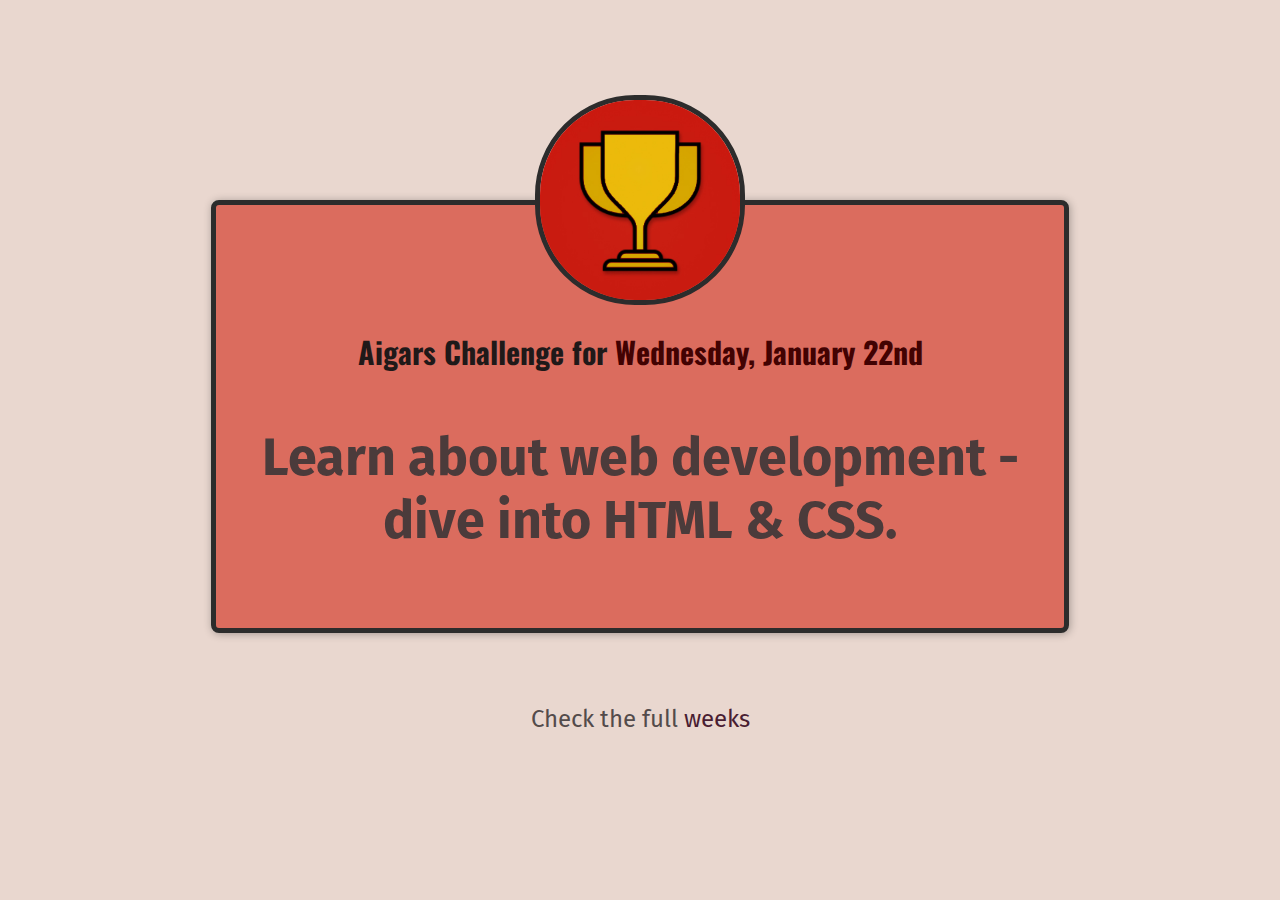
<file: index.html>
<!DOCTYPE html>
<html lang="en">
  <head>
    <meta charset="UTF-8" />
    <link rel="preconnect" href="https://fonts.googleapis.com" />
    <link rel="preconnect" href="https://fonts.gstatic.com" crossorigin />
    <link
      href="https://fonts.googleapis.com/css2?family=Fira+Sans:wght@400;700&family=Oswald:wght@700&display=swap"
      rel="stylesheet"
    />
    <link href="styles/shared.css" rel="stylesheet" />
    <link href="styles/daily-challenge.css" rel="stylesheet" />
    <link rel="icon" href="images/favicon.ico" type="image/x-icon">
    <title>Aigars WebDev</title>
  </head>
  <body>
    <main>
      <img src="images/challenges-trophy.jpg" alt="Trophy image" />
      <h1>Aigars Challenge for <span>Wednesday, January 22nd</span></h1>
      <p id="todays-challenge">
        Learn about web development - dive into HTML & CSS.
      </p>
    </main>
    <footer>
      <p>
        Check the full
        <a href="/full-week">weeks</a>
      </p>
    </footer>
  </body>
</html>
</file>
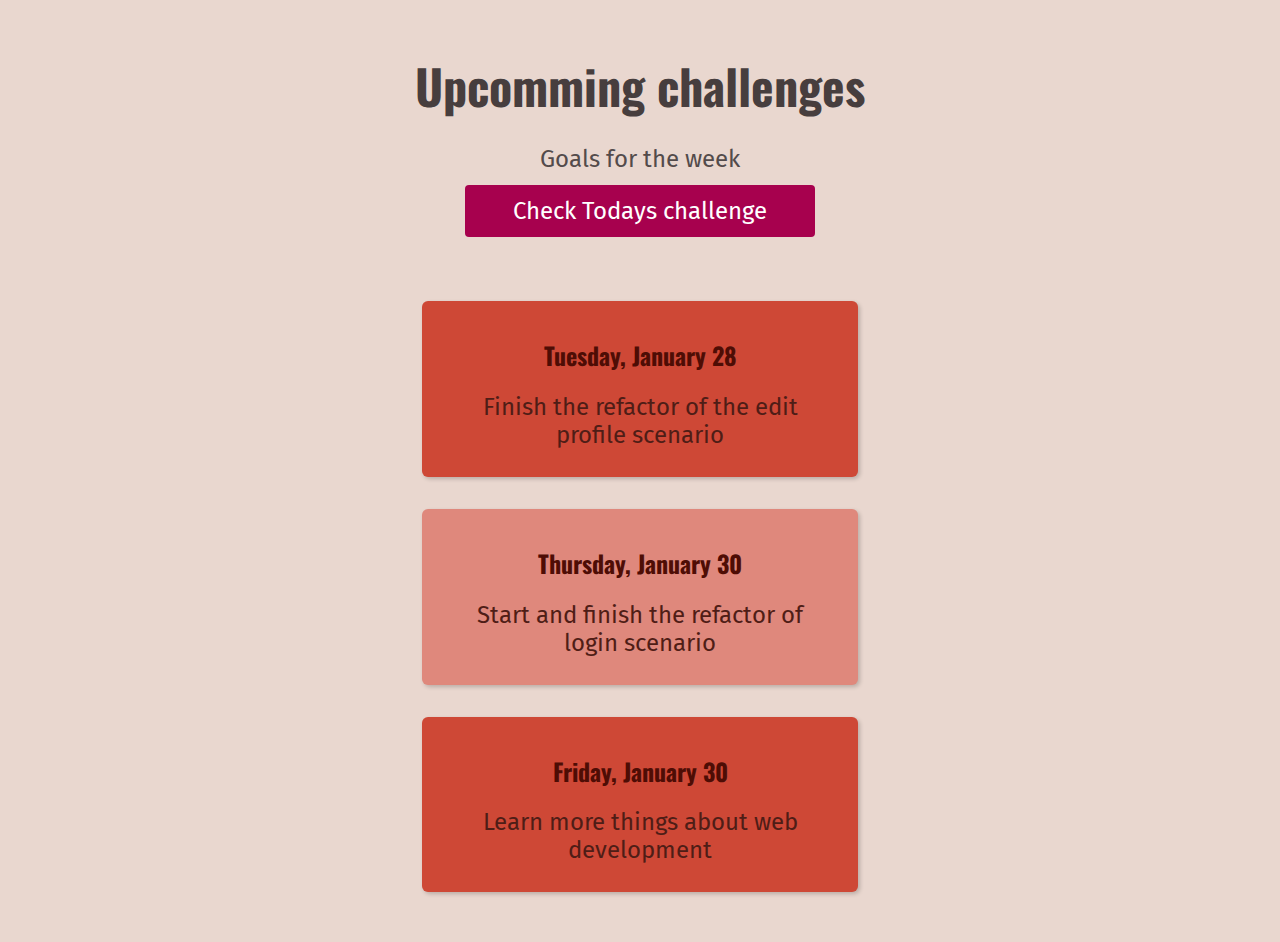
<file: full-week/index.html>
<!DOCTYPE html>
<html lang="en">
  <head>
    <meta charset="UTF-8" />
    <link rel="preconnect" href="https://fonts.googleapis.com" />
    <link rel="preconnect" href="https://fonts.gstatic.com" crossorigin />
    <link
      href="https://fonts.googleapis.com/css2?family=Fira+Sans:wght@400;700&family=Oswald:wght@700&display=swap"
      rel="stylesheet"
    />
    <link href="/styles/shared.css" rel="stylesheet" />
    <link href="/styles/full-week.css" rel="stylesheet" />
    <link rel="icon" href="/images/favicon.ico" type="image/x-icon">
    <title>Upcomming challenges</title>
  </head>
  <body>
    <header>
      <h1>Upcomming challenges</h1>
      <p id="description">Goals for the week</p>
      <a href="/index.html">Check Todays challenge</a>
    </header>
    <main>
      <ol>
        <li class="highlight-goal">
          <h2>Tuesday, January 28</h2>
          <p>Finish the refactor of the edit profile scenario</p>
        </li>
        <li>
          <h2>Thursday, January 30</h2>
          <p>Start and finish the refactor of login scenario</p></li>
        <li class="highlight-goal">
          <h2>Friday, January 30</h2>
          <p>Learn more things about web development</p></li>
      </ol>
    </main>
  </body>
</html>
</file>
<file: styles/shared.css>
body {
  text-align: center;
  background-color: rgb(233, 215, 207);
  color: rgb(83, 75, 75);
  margin: 50px;
}

h1 {
  font-family: "Oswald", sans-serif;
}

p {
  font-family: "Fira Sans", sans-serif;
  font-size: 24px;
}

a {
  font-family: "Fira sans", sans-serif;
  color: rgb(167, 1, 78);
  text-decoration: none;
}

a:hover {
  text-decoration: underline;
}
</file>
<file: styles/daily-challenge.css>
main {
  width: 800px;
  margin: 200px auto 72px auto;
  background-color: rgb(219, 108, 94);
  padding: 24px;
  border: 5px solid rgb(44, 44, 44);
  border-radius: 8px;
  box-shadow: 1px 1px 8px rgba(0, 0, 0, 0.3);
}

img {
  width: 200px;
  height: 200px;
  border-radius: 100px;
  border: 5px solid rgb(44, 44, 44);
  margin-top: -134px;
}

h1 {
  font-size: 30px;
  color: rgb(31, 25, 25);
}

span {
  color: rgb(66, 2, 2);
}

#todays-challenge {
  color: rgb(75, 59, 59);
  font-weight: bold;
  font-size: 52px;
}

a {
  color: rgb(73, 29, 50);
}
</file>
<file: styles/full-week.css>
header {
    margin-bottom: 64px;
}

h1 {
  font-size: 48px;
  color: rgb(71, 62, 62);
  margin: 0px;
}

/* header p  { */
#description {
  margin-bottom: 12px;
}

a {
  padding: 12px 48px;
  background-color: rgb(167, 1, 78);
  color: white;
  border-radius: 4px;
  font-size: 24px;
  display: inline-block;
  margin: 0px;
}

a:hover {
  background-color: rgb(180, 12, 90);
  text-decoration: none;
}

ol {
  list-style: none;
  width: 500px;
  margin: 36px auto 0 auto;
  padding: 0;
}

li {
  margin: 32px;
  background-color: rgb(223, 136, 124);
  border-radius: 6px;
  padding: 16px;
  box-shadow: 2px 2px 4px rgba(0, 0, 0, 0.2);
}

h2 {
  color: rgb(78, 13, 5);
  font-family: "Oswald", sans-serif;
}

main p {
  margin: 12px;
  color: rgb(79, 29, 22);
}

.highlight-goal {
  background-color: rgb(206, 72, 54);
}
</file>
